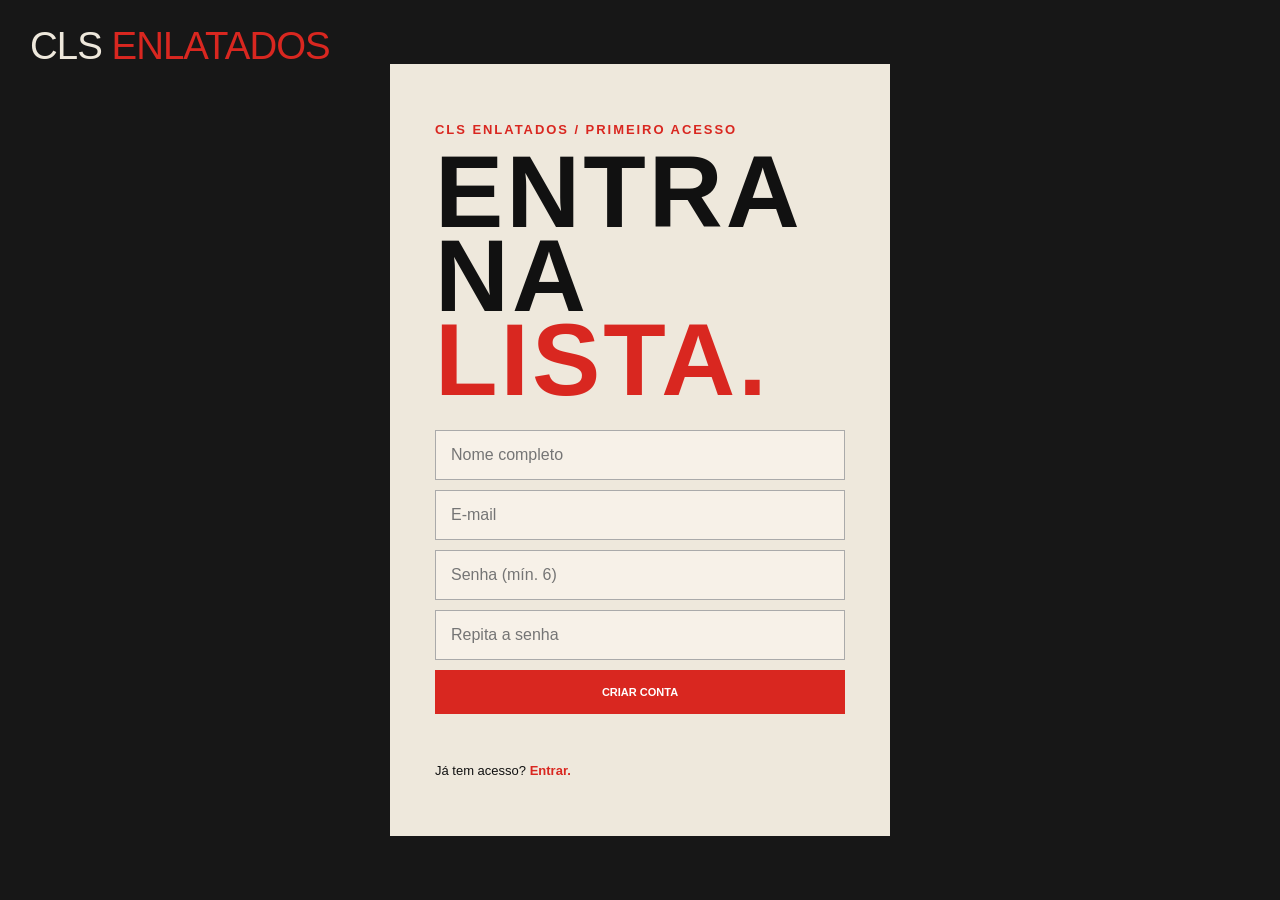
<file: frontend/cadastro.html>
<!doctype html>
<!-- DOCUMENTAÇÃO: Esta página define a estrutura HTML da tela. O CSS controla a aparência e o JavaScript controla as interações. -->
<!-- CADASTRO.HTML — Estrutura da tela. O CSS define a aparência e o JavaScript adiciona interações e comunicação com a API. -->
<html lang="pt-BR">

<head>
    <meta charset="utf-8">
    <meta name="viewport" content="width=device-width,initial-scale=1">
    <title>Criar conta — CLS Enlatados</title>
    <link rel="stylesheet" href="/src/style.css">
</head>

<body>
    <main class="auth-page"><a class="logo" href="/">CLS <span>ENLATADOS</span></a>
        <div class="auth-card">
            <p class="kicker">CLS ENLATADOS / PRIMEIRO ACESSO</p>
            <h1>ENTRA NA<br><em>LISTA.</em></h1>
            <form class="form" data-register-form><input name="nome" placeholder="Nome completo" required><input
                    name="email" type="email" placeholder="E-mail" required><input name="senha" type="password"
                    placeholder="Senha (mín. 6)" minlength="6" required><input name="confirmacao" type="password"
                    placeholder="Repita a senha" minlength="6" required><button class="button red">CRIAR CONTA</button>
                <p data-form-message></p>
            </form>
            <p>Já tem acesso? <a href="/login">Entrar.</a></p>
        </div>
    </main>
    <script src="/src/script.js"></script>
</body>

</html>
</file>
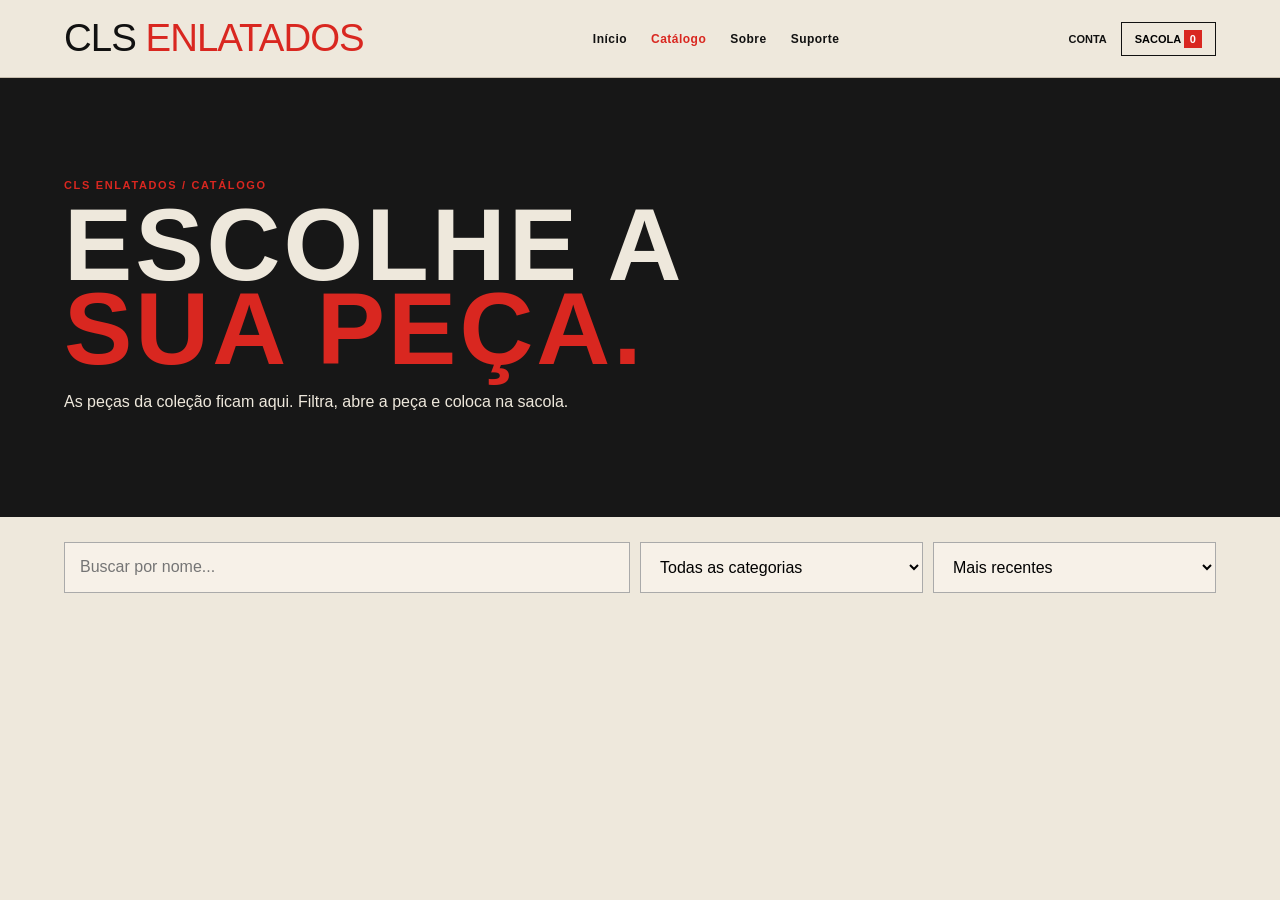
<file: frontend/catalogo.html>
<!doctype html>
<!-- DOCUMENTAÇÃO: Esta página define a estrutura HTML da tela. O CSS controla a aparência e o JavaScript controla as interações. -->
<!-- CATALOGO.HTML — Estrutura da tela. O CSS define a aparência e o JavaScript adiciona interações e comunicação com a API. -->
<html lang="pt-BR">

<head>
    <meta charset="utf-8">
    <meta name="viewport" content="width=device-width,initial-scale=1">
    <title>Catálogo — CLS Enlatados</title>
    <link rel="stylesheet" href="/src/style.css">
</head>

<body>
    <header class="header"><a class="logo" href="/">CLS <span>ENLATADOS</span></a>
        <nav><a href="/">Início</a><a class="active" href="/catalogo">Catálogo</a><a href="/sobre">Sobre</a><a
                href="/suporte">Suporte</a></nav>
        <div class="header-actions"><a href="/conta">CONTA</a><button class="cart-trigger" data-cart-open>SACOLA <b
                    data-cart-count>0</b></button><button class="menu" data-menu>☰</button></div>
    </header>
    <main>
        <section class="page-head">
            <p class="kicker">CLS ENLATADOS / CATÁLOGO</p>
            <h1>ESCOLHE A<br><em>SUA PEÇA.</em></h1>
            <p>As peças da coleção ficam aqui. Filtra, abre a peça e coloca na sacola.</p>
        </section>
        <section class="catalog-controls"><input data-search placeholder="Buscar por nome..."><select data-category>
                <option value="">Todas as categorias</option>
            </select><select data-order>
                <option value="recentes">Mais recentes</option>
                <option value="menor">Menor preço</option>
                <option value="maior">Maior preço</option>
                <option value="nome">Nome</option>
            </select></section>
        <section class="section compact">
            <div class="products" data-catalog></div>
        </section>
    </main>
    <script src="/src/script.js"></script>
</body>

</html>
</file>
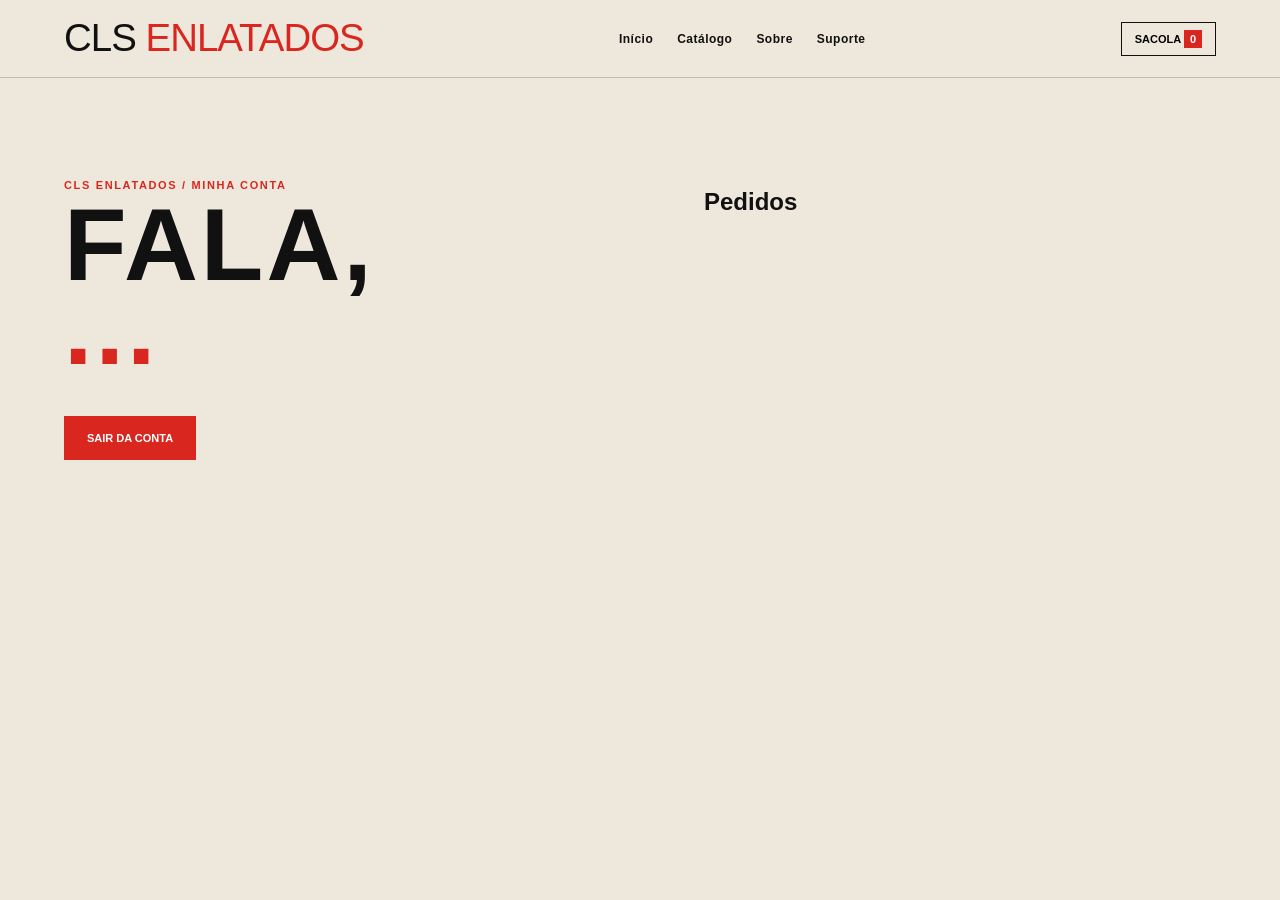
<file: frontend/conta.html>
<!doctype html><!-- DOCUMENTAÇÃO: Página da conta. Exibe informações e ações relacionadas ao usuário autenticado. -->
<html lang="pt-BR">

<head>
    <meta charset="utf-8">
    <meta name="viewport" content="width=device-width,initial-scale=1">
    <title>Minha conta — CLS Enlatados</title>
    <link rel="stylesheet" href="/src/style.css">
</head>

<body>
    <header class="header"><a class="logo" href="/">CLS <span>ENLATADOS</span></a>
        <nav><a href="/">Início</a><a href="/catalogo">Catálogo</a><a href="/sobre">Sobre</a><a
                href="/suporte">Suporte</a></nav>
        <div class="header-actions"><button class="cart-trigger" data-cart-open>SACOLA <b
                    data-cart-count>0</b></button><button class="menu" data-menu>☰</button></div>
    </header>
    <main>
        <section class="account-page">
            <div>
                <p class="kicker">CLS ENLATADOS / MINHA CONTA</p>
                <h1>FALA,<br><em data-user-name>...</em></h1>
                <p data-user-email></p><button class="button red" data-logout>SAIR DA CONTA</button>
            </div>
            <div>
                <h2>Pedidos</h2>
                <div data-orders class="orders"></div>
            </div>
        </section>
    </main>
    <script src="/src/script.js"></script>
</body>

</html>
</file>
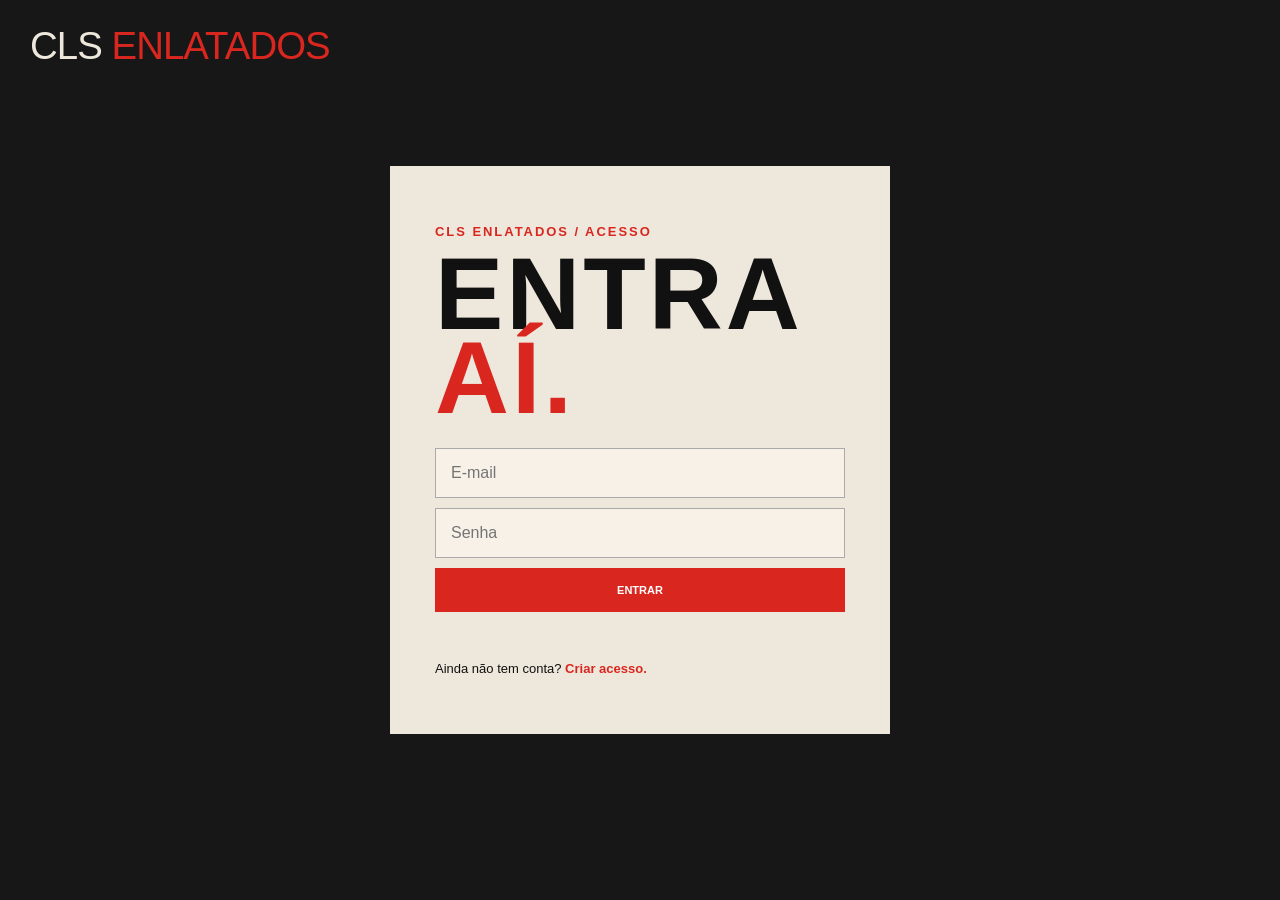
<file: frontend/login.html>
<!doctype html>
<!-- DOCUMENTAÇÃO: Esta página define a estrutura HTML da tela. O CSS controla a aparência e o JavaScript controla as interações. -->
<!-- LOGIN.HTML — Estrutura da tela. O CSS define a aparência e o JavaScript adiciona interações e comunicação com a API. -->
<html lang="pt-BR">

<head>
    <meta charset="utf-8">
    <meta name="viewport" content="width=device-width,initial-scale=1">
    <title>Entrar — CLS Enlatados</title>
    <link rel="stylesheet" href="/src/style.css">
</head>

<body>
    <main class="auth-page"><a class="logo" href="/">CLS <span>ENLATADOS</span></a>
        <div class="auth-card">
            <p class="kicker">CLS ENLATADOS / ACESSO</p>
            <h1>ENTRA<br><em>AÍ.</em></h1>
            <form class="form" data-login-form><input name="email" type="email" placeholder="E-mail" required><input
                    name="senha" type="password" placeholder="Senha" minlength="6" required><button
                    class="button red">ENTRAR</button>
                <p data-form-message></p>
            </form>
            <p>Ainda não tem conta? <a href="/cadastro">Criar acesso.</a></p>
        </div>
    </main>
    <script src="/src/script.js"></script>
</body>

</html>
</file>
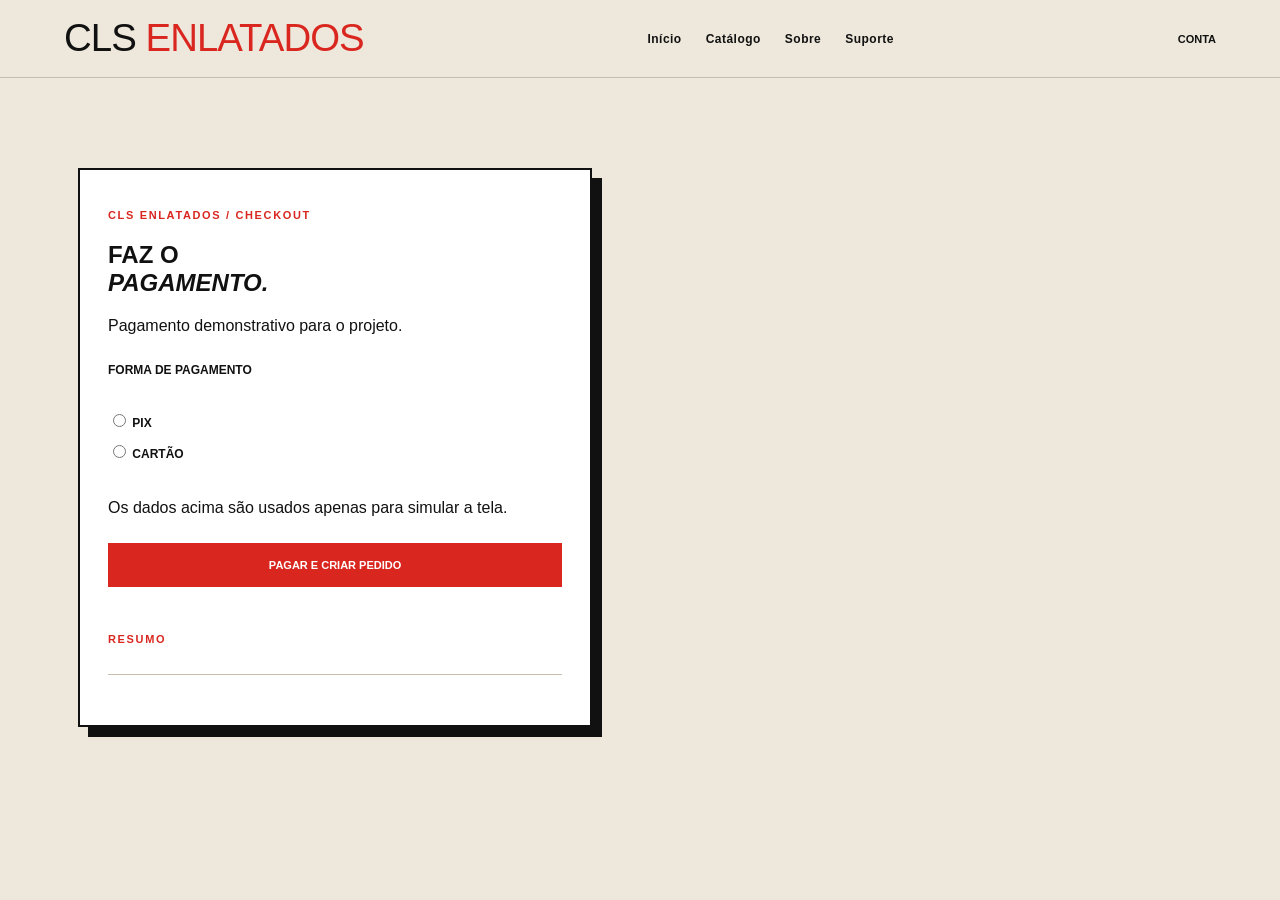
<file: frontend/pagamento.html>
<!doctype html>
<!-- DOCUMENTAÇÃO: Tela de pagamento fictício. Recebe a forma de pagamento e só depois solicita ao backend a criação do pedido. -->
<html lang="pt-BR">

<head>
  <meta charset="utf-8">
  <meta name="viewport" content="width=device-width,initial-scale=1">
  <title>Pagamento — CLS Enlatados</title>
  <link rel="stylesheet" href="/src/style.css">
</head>

<body>
  <header class="header">
    <a class="logo" href="/">CLS <span>ENLATADOS</span></a>
    <nav><a href="/">Início</a><a href="/catalogo">Catálogo</a><a href="/sobre">Sobre</a><a href="/suporte">Suporte</a>
    </nav>
    <div class="header-actions"><a href="/conta">CONTA</a><button class="menu" data-menu>☰</button></div>
  </header>

  <main class="payment-page" data-payment-page>
    <section class="payment-card">
      <div>
        <p class="kicker">CLS ENLATADOS / CHECKOUT</p>
        <h1>FAZ O<br><em>PAGAMENTO.</em></h1>
        <p class="payment-note">Pagamento demonstrativo para o projeto.</p>

        <form class="form payment-form" data-payment-form>
          <label>Forma de pagamento</label>
          <div class="payment-methods">
            <label><input type="radio" name="metodo" value="pix"> PIX</label>
            <label><input type="radio" name="metodo" value="cartao"> Cartão</label>
          </div>

          <div data-card-fields hidden>
            <input name="numero" inputmode="numeric" placeholder="Número do cartão (fictício)" maxlength="19">
            <div class="form-row">
              <input name="validade" placeholder="Validade" maxlength="5">
              <input name="cvv" inputmode="numeric" placeholder="CVV" maxlength="4">
            </div>
            <input name="titular" placeholder="Nome do titular">
          </div>

          <p class="payment-demo">Os dados acima são usados apenas para simular a tela.</p>
          <button class="button red" type="submit">PAGAR E CRIAR PEDIDO</button>
          <p class="form-message" data-form-message></p>
        </form>
      </div>

      <aside class="payment-summary">
        <p class="kicker">RESUMO</p>
        <div data-payment-summary></div>
      </aside>
    </section>
  </main>

  <script src="/src/script.js"></script>
</body>

</html>
</file>
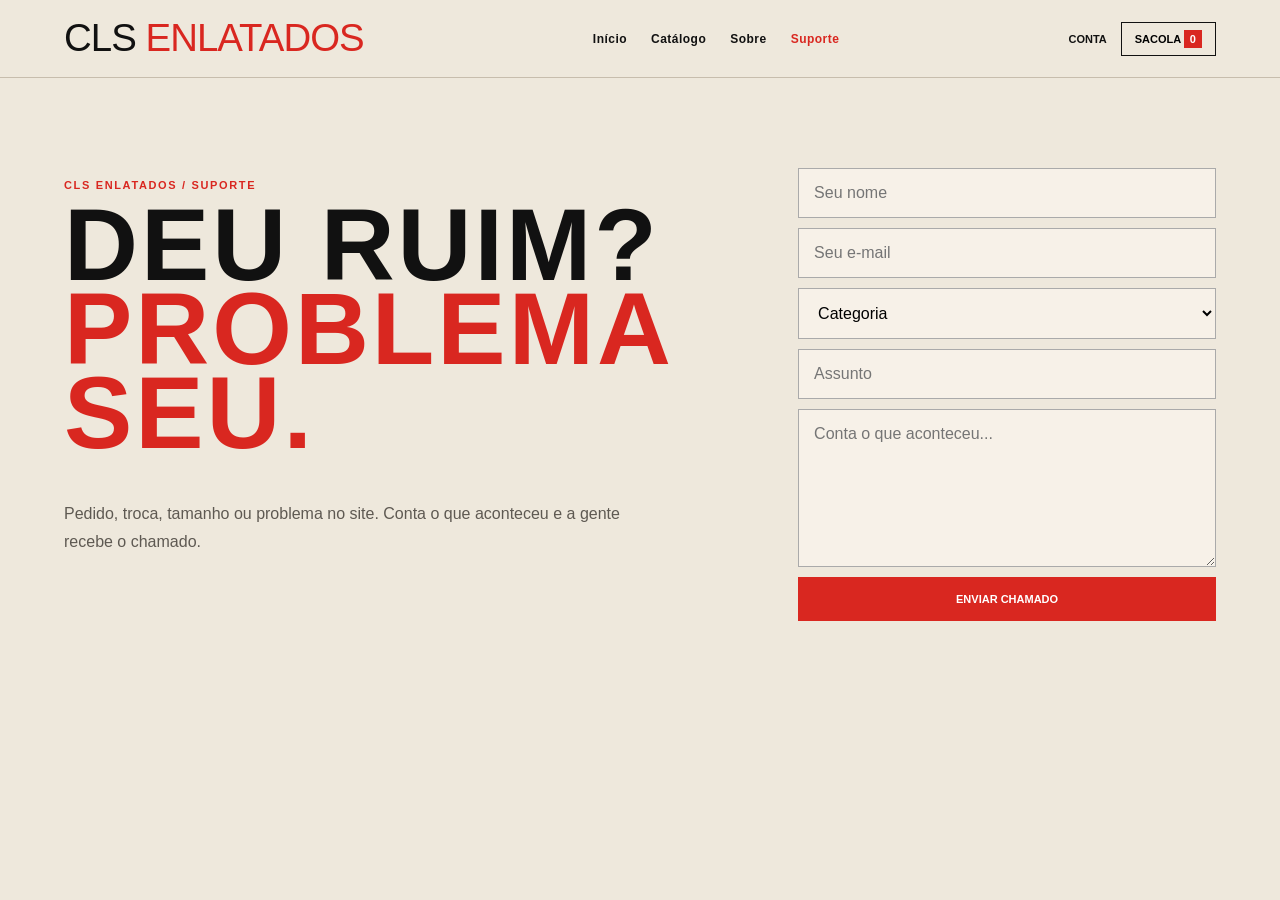
<file: frontend/suporte.html>
<!doctype html>
<!-- DOCUMENTAÇÃO: Esta página define a estrutura HTML da tela. O CSS controla a aparência e o JavaScript controla as interações. -->
<!-- SUPORTE.HTML — Estrutura da tela. O CSS define a aparência e o JavaScript adiciona interações e comunicação com a API. -->
<html lang="pt-BR">

<head>
    <meta charset="utf-8">
    <meta name="viewport" content="width=device-width,initial-scale=1">
    <title>Suporte — CLS Enlatados</title>
    <link rel="stylesheet" href="/src/style.css">
</head>

<body>
    <header class="header"><a class="logo" href="/">CLS <span>ENLATADOS</span></a>
        <nav><a href="/">Início</a><a href="/catalogo">Catálogo</a><a href="/sobre">Sobre</a><a class="active"
                href="/suporte">Suporte</a></nav>
        <div class="header-actions"><a href="/conta">CONTA</a><button class="cart-trigger" data-cart-open>SACOLA <b
                    data-cart-count>0</b></button><button class="menu" data-menu>☰</button></div>
    </header>
    <main>
        <section class="support">
            <div>
                <p class="kicker">CLS ENLATADOS / SUPORTE</p>
                <h1>DEU RUIM?<br><em>PROBLEMA SEU.</em></h1>
                <p>Pedido, troca, tamanho ou problema no site. Conta o que aconteceu e a gente recebe o chamado.</p>
            </div>
            <form class="form" data-support-form><input name="nome" placeholder="Seu nome" required><input name="email"
                    type="email" placeholder="Seu e-mail" required><select name="categoria" required>
                    <option value="">Categoria</option>
                    <option>Pedido</option>
                    <option>Troca</option>
                    <option>Tamanho</option>
                    <option>Site</option>
                    <option>Outro</option>
                </select><input name="assunto" placeholder="Assunto" required><textarea name="mensagem" rows="7"
                    placeholder="Conta o que aconteceu..." required></textarea><button class="button red">ENVIAR
                    CHAMADO</button>
                <p class="form-message" data-form-message></p>
            </form>
        </section>
    </main>
    <script src="/src/script.js"></script>
</body>

</html>
</file>
<file: src/style.css>
/* DOCUMENTAÇÃO: Este arquivo controla a aparência, layout, componentes e responsividade do site CLS Enlatados. */
/* FOLHA DE ESTILOS DA CLS ENLATADOS
 * Define cores, tipografia, layout, componentes e responsividade do site.
 */
:root {
  --b: #111;
  --c: #eee8dc;
  --r: #d92720;
  --g: #746f66;
  --line: #c7bdad;
}

* {
  box-sizing: border-box
}

html {
  scroll-behavior: smooth
}

body {
  margin: 0;
  background: var(--c);
  color: var(--b);
  font-family: Inter, "Segoe UI", Arial, sans-serif
}

a {
  text-decoration: none;
  color: inherit
}

button,
input,
select,
textarea {
  font: inherit
}

.logo {
  font-family: Impact, Haettenschweiler, "Arial Narrow Bold", sans-serif;
  font-size: clamp(27px, 3vw, 39px);
  line-height: .85;
  letter-spacing: -.025em;
  white-space: nowrap
}

.logo span {
  color: var(--r)
}

/* Cabeçalho, navegação e ações da loja. */
/* Cabeçalho e navegação principal do site. */
.header {
  min-height: 78px;
  padding: 0 5vw;
  display: flex;
  align-items: center;
  gap: 35px;
  border-bottom: 1px solid var(--line);
  position: sticky;
  top: 0;
  background: var(--c);
  z-index: 20
}

.header nav {
  display: flex;
  gap: 24px;
  margin: auto;
  font-size: 12px;
  font-weight: 900;
  letter-spacing: .04em
}

.header nav .active,
.header nav a:hover {
  color: var(--r)
}

.header-actions {
  display: flex;
  gap: 14px;
  align-items: center;
  font-size: 11px;
  font-weight: 900
}

.cart-trigger {
  padding: 10px 13px;
  background: none;
  border: 1px solid var(--b);
  cursor: pointer
}

.cart-trigger b {
  background: var(--r);
  color: #fff;
  padding: 3px 6px
}

.menu {
  display: none;
  border: 0;
  background: none;
  font-size: 22px
}

.home-page .header {
  position: absolute;
  left: 0;
  right: 0;
  top: 0;
  background: linear-gradient(to bottom, rgba(0, 0, 0, .82), rgba(0, 0, 0, 0));
  border-bottom: 1px solid rgba(255, 255, 255, .18);
  color: #fff
}

.home-page .header nav .active,
.home-page .header nav a:hover {
  color: #fff
}

.home-page .header .cart-trigger {
  border-color: rgba(255, 255, 255, .65);
  color: #fff
}

.home-page .header .logo span {
  color: #ff4339
}

.kicker {
  color: var(--r);
  font-size: 11px;
  font-weight: 900;
  letter-spacing: .15em
}

/* Área principal da home e base do carrossel. */
/* Área principal da página inicial e carrossel. */
/* Área principal de destaque e apresentação da marca. */
.hero {
  min-height: 100svh;
  width: 100%;
  position: relative;
  overflow: hidden;
  background: #111;
  color: #fff
}

.hero-slide {
  position: absolute;
  inset: 0;
  opacity: 0;
  visibility: hidden;
  transition: opacity .55s ease, visibility .55s ease
}

.hero-slide.active {
  opacity: 1;
  visibility: visible
}

.hero-slide::after {
  content: "";
  position: absolute;
  inset: 0;
  background: linear-gradient(90deg, rgba(0, 0, 0, .8) 0%, rgba(0, 0, 0, .35) 42%, rgba(0, 0, 0, .05) 75%), linear-gradient(0deg, rgba(0, 0, 0, .58), transparent 45%)
}

.hero-slide img {
  width: 100%;
  height: 100%;
  display: block;
  object-fit: cover;
  object-position: center
}

.hero-overlay {
  position: absolute;
  z-index: 2;
  left: 5vw;
  bottom: 9vh;
  max-width: 760px
}

.hero-overlay h1,
.page-head h1,
.story h1,
.support h1,
.auth-card h1,
.account-page h1,
.detail-copy h1 {
  font-family: Impact, Haettenschweiler, "Arial Narrow Bold", sans-serif;
  font-weight: 900;
  letter-spacing: 3px;
  line-height: .82;
  text-transform: uppercase
}

.hero-overlay h1 {
  font-size: clamp(64px, 9vw, 140px);
  margin: 12px 0 24px
}

.hero-overlay h1 em,
.page-head em,
.story em,
.support em,
.auth-card em,
.account-page em {
  color: var(--r);
  font-style: normal
}

.hero-overlay>p:not(.kicker) {
  max-width: 550px;
  line-height: 1.65;
  color: #e2ddd4;
  margin: 0
}

.actions {
  display: flex;
  gap: 10px;
  margin-top: 27px
}

.button {
  display: inline-block;
  padding: 15px 22px;
  border: 1px solid var(--b);
  background: none;
  font-weight: 900;
  font-size: 11px;
  cursor: pointer
}

.button.red {
  background: var(--r);
  border-color: var(--r);
  color: #fff
}

.button.ghost {
  color: #fff;
  border-color: rgba(255, 255, 255, .65)
}

.hero-ui {
  position: absolute;
  z-index: 3;
  right: 5vw;
  bottom: 7vh;
  display: flex;
  align-items: center;
  gap: 10px
}

.slider {
  border: 1px solid rgba(255, 255, 255, .7);
  color: #fff;
  padding: 10px 15px;
  background: rgba(0, 0, 0, .35);
  cursor: pointer
}

.dots {
  display: flex;
  gap: 4px;
  margin-left: 6px
}

.dots button {
  width: 8px;
  height: 8px;
  border: 1px solid #fff;
  background: transparent;
  border-radius: 50%;
  padding: 0;
  cursor: pointer
}

.dots button.active {
  background: var(--r);
  border-color: var(--r)
}

.marquee {
  padding: 15px;
  background: var(--r);
  color: #fff;
  font: 700 30px Impact, Haettenschweiler, "Arial Narrow Bold", sans-serif;
  letter-spacing: .02em;
  white-space: nowrap;
  overflow: hidden
}

.section,
.page-head,
.story,
.support,
.account-page {
  padding: 90px 5vw
}

.section-top {
  display: flex;
  justify-content: space-between;
  align-items: end;
  margin-bottom: 30px
}

.section-top h2,
.campaign h2 {
  font: 900 55px/.9 Impact, Haettenschweiler, "Arial Narrow Bold", sans-serif;
  letter-spacing: -.02em;
  text-transform: uppercase;
  margin: 8px 0
}

/* Grade reutilizada para os cards de produtos. */
/* Grade utilizada para exibir os produtos. */
/* Layout dos cards e da grade de produtos. */
.products {
  display: grid;
  grid-template-columns: repeat(4, 1fr);
  gap: 16px
}

.product-card {
  background: #f4eee4;
  border: 1px solid var(--line);
  overflow: hidden
}

.product-image {
  aspect-ratio: 4/4.8;
  overflow: hidden;
  background: #ddd
}

.product-image img {
  width: 100%;
  height: 100%;
  object-fit: cover;
  transition: .3s
}

.product-card:hover img {
  transform: scale(1.03)
}

.product-meta {
  padding: 15px
}

.product-meta span {
  font-size: 10px;
  color: var(--g);
  font-weight: 800;
  text-transform: uppercase
}

.product-meta h3 {
  font-size: 17px;
  margin: 7px 0
}

.product-meta strong {
  font-size: 14px
}

.add {
  width: 100%;
  border: 0;
  border-top: 1px solid var(--line);
  background: #111;
  color: #fff;
  padding: 13px;
  font-size: 11px;
  font-weight: 900;
  cursor: pointer
}

/* Bloco institucional da página inicial. */
.campaign {
  padding: 90px 5vw;
  background: #111;
  color: var(--c);
  display: grid;
  grid-template-columns: 1.1fr .9fr;
  gap: 8vw
}

.campaign h2 {
  font-size: 72px
}

.campaign p {
  max-width: 560px;
  line-height: 1.75;
  color: #bcb5aa
}

.campaign em {
  font-style: normal;
  color: var(--r)
}

.page-head {
  background: #171717;
  color: var(--c)
}

.page-head h1 {
  font-size: clamp(70px, 8vw, 120px);
  margin: 12px 0 22px
}

/* Busca, filtro de categoria e ordenação. */
/* Controles de busca, categoria e ordenação. */
/* Controles de busca, categoria e ordenação do catálogo. */
.catalog-controls {
  padding: 25px 5vw;
  display: grid;
  grid-template-columns: 2fr 1fr 1fr;
  gap: 10px
}

.catalog-controls input,
.catalog-controls select,
.form input,
.form select,
.form textarea {
  padding: 15px;
  border: 1px solid #aaa;
  background: #f7f1e8
}

/* Layout da página individual do produto. */
/* Estrutura visual da página de detalhes do produto. */
.product-detail {
  padding: 80px 8vw;
  display: grid;
  grid-template-columns: 1fr 1fr;
  gap: 8vw;
  align-items: center;
  min-height: 700px
}

.detail-image img {
  width: 100%;
  max-height: 720px;
  object-fit: contain;
  display: block
}

.detail-copy h1 {
  font-size: clamp(64px, 7vw, 105px);
  margin: 12px 0 22px
}

.detail-price {
  font-size: 25px
}

.detail-copy>p {
  line-height: 1.8;
  color: #5e5952
}

/* Seção principal da página Sobre. */
.story {
  background: #171717;
  color: var(--c)
}

.story h1,
.support h1,
.account-page h1 {
  font-size: clamp(68px, 8vw, 120px);
  margin: 12px 0 45px
}

.story-grid {
  display: grid;
  grid-template-columns: repeat(3, 1fr);
  gap: 35px
}

.story-grid p {
  line-height: 1.8;
  color: #c0b9ac
}

.support,
.account-page {
  display: grid;
  grid-template-columns: 1fr 1fr;
  gap: 10vw
}

.support>div>p:not(.kicker) {
  line-height: 1.75;
  color: #5e5952
}

.form {
  display: grid;
  gap: 10px
}

.form-message {
  font-size: 13px;
  font-weight: 800
}

/* Tela de login/cadastro. */
/* Layout das telas de login e cadastro. */
/* Estilos das telas de login e cadastro. */
.auth-page {
  min-height: 100vh;
  background: #171717;
  color: var(--c);
  display: grid;
  place-items: center;
  padding: 30px
}

.auth-page>.logo {
  position: absolute;
  top: 30px;
  left: 30px
}

.auth-card {
  width: min(500px, 100%);
  background: var(--c);
  color: #111;
  padding: 45px
}

.auth-card h1 {
  font-size: clamp(64px, 8vw, 105px);
  margin: 12px 0 28px
}

.auth-card p {
  font-size: 13px
}

.auth-card a {
  color: var(--r);
  font-weight: 800
}

.orders {
  display: grid;
  gap: 8px
}

.order {
  display: grid;
  grid-template-columns: 1fr 1fr 1fr;
  padding: 18px;
  border: 1px solid #bbb;
  background: #f5efe5
}

.order span {
  text-align: center
}

.order strong {
  text-align: right
}

/* Painel lateral da sacola. */
/* Painel lateral da sacola de compras. */
.cart-panel {
  position: fixed;
  right: 0;
  top: 0;
  width: min(440px, 100%);
  height: 100vh;
  background: var(--c);
  z-index: 50;
  padding: 35px;
  box-shadow: -10px 0 30px #0002;
  overflow: auto
}

.cart-panel .close {
  float: right;
  border: 0;
  background: none;
  font-size: 30px;
  cursor: pointer
}

.cart-panel h2 {
  font: 900 55px/.9 Impact, Haettenschweiler, "Arial Narrow Bold", sans-serif
}

.cart-line {
  display: grid;
  grid-template-columns: 70px 1fr;
  gap: 12px;
  padding: 14px 0;
  border-bottom: 1px solid #bbb
}

.cart-line img {
  width: 70px;
  height: 84px;
  object-fit: cover
}

.cart-line span {
  display: block;
  font-size: 12px;
  color: #666
}

.cart-line button {
  border: 0;
  background: none;
  color: var(--r);
  font-size: 10px;
  padding: 7px 0
}

.cart-total {
  display: block;
  font-size: 22px;
  margin: 25px 0
}

.full {
  width: 100%
}

.toast {
  position: fixed;
  bottom: 25px;
  left: 50%;
  transform: translate(-50%, 20px);
  opacity: 0;
  background: #111;
  color: #fff;
  padding: 14px 20px;
  z-index: 100;
  font-size: 12px;
  font-weight: 800;
  transition: .2s
}

.toast.show {
  opacity: 1;
  transform: translate(-50%, 0)
}

/* Responsividade para telas menores. */
/* Ajustes de responsividade para telas menores. */
@media(max-width:850px) {
  .header {
    min-height: 72px
  }

  .header nav {
    display: none;
    position: absolute;
    top: 72px;
    left: 0;
    right: 0;
    padding: 20px 5vw;
    background: var(--c);
    color: #111;
    flex-direction: column
  }

  .header nav.open {
    display: flex
  }

  .menu {
    display: block
  }

  .home-page .menu {
    color: #fff
  }

  .hero-overlay {
    left: 5vw;
    right: 5vw;
    bottom: 11vh
  }

  .hero-overlay h1 {
    font-size: clamp(58px, 15vw, 92px)
  }

  .hero-ui {
    right: 5vw;
    bottom: 4vh
  }

  .products {
    grid-template-columns: repeat(2, 1fr)
  }

  .campaign,
  .support,
  .account-page,
  .product-detail {
    grid-template-columns: 1fr
  }

  .story-grid {
    grid-template-columns: 1fr
  }

  /* Rodapé e seus links. */
/* Rodapé do site. */
/* Rodapé e informações finais do site. */
.footer {
    flex-direction: column
  }

  .product-detail {
    padding: 60px 5vw
  }

  .catalog-controls {
    grid-template-columns: 1fr
  }
}

@media(max-width:500px) {
  .logo {
    font-size: 27px
  }

  .header-actions>a {
    display: none
  }

  .hero-overlay h1 {
    font-size: 56px
  }

  .hero-overlay>p:not(.kicker) {
    font-size: 14px
  }

  .section,
  .page-head,
  .story,
  .support,
  .account-page {
    padding: 60px 5vw
  }

  .campaign {
    padding: 65px 5vw
  }

  .campaign h2,
  .section-top h2 {
    font-size: 45px
  }

  .products {
    grid-template-columns: 1fr
  }

  .section-top {
    display: block
  }

  .section-top>a {
    display: inline-block;
    margin-top: 12px
  }
}

.footer {
  padding: 50px 5vw;
  background: #111;
  color: var(--c);
  display: flex;
  justify-content: space-between
}

.footer-links {
  display: flex;
  gap: 20px;
  font-size: 12px;
  font-weight: 800
}

.footer .logo {
  display: inline-block
}

/* Área de participantes do projeto. */
.about-section {
  padding: 5rem 2rem;
  max-width: 1400px;
  margin: 0 auto;
}

.about-title {
  text-align: center;
  font-size: 3.5rem;
  margin-bottom: 3rem;
  color: #eee8e8;
  font-family: Impact, Haettenschweiler, "Arial Narrow Bold", sans-serif;
  letter-spacing: 5px;
  text-shadow: 0 0 20px rgba(0, 0, 0, 0.8);
}

.about-intro {
  text-align: center;
  max-width: 900px;
  margin: 0 auto 5rem;
  color: #aaa;
  font-size: 1.2rem;
  line-height: 2;
}

.founders-grid {
  display: grid;
  grid-template-columns: repeat(auto-fit, minmax(320px, 1fr));
  gap: 3rem;
  margin-top: 3rem;
}

.founder-card {
  background: linear-gradient(145deg, #1a1a1a, #0f0f0f);
  border: 2px solid #2a2a2a;
  padding: 2.5rem;
  transition: all 0.4s ease;
  display: flex;
  flex-direction: column;
  align-items: center;
  text-align: center;
}

.founder-card:hover {
  border-color: #ff0033;
  transform: translateY(-15px);
  box-shadow: 0 25px 50px rgba(255, 0, 51, 0.4);
}

.founder-image {
  width: 220px;
  height: 220px;
  border-radius: 50%;
  border: 5px solid #ff0033;
  margin-bottom: 2rem;
  object-fit: cover;
  transition: all 0.4s ease;
  box-shadow: 0 10px 30px rgba(255, 0, 51, 0.3);
}

.founder-card:hover .founder-image {
  transform: scale(1.1) rotate(5deg);
  box-shadow: 0 15px 40px rgba(255, 0, 51, 0.6);
}

.founder-name {
  font-size: 1.7rem;
  color: #ff0033;
  font-weight: bold;
  margin-bottom: 0.8rem;
  font-family: 'Metal Mania', cursive;
}

.founder-role {
  color: #666;
  text-transform: uppercase;
  letter-spacing: 2px;
  font-size: 0.9rem;
  margin-bottom: 1.5rem;
}

.founder-bio {
  color: #999;
  line-height: 1.8;
  text-align: left;
  font-size: 1rem;
}

.founder-social {
  margin-top: 2rem;
  display: flex;
  gap: 1.5rem;
}

.founder-social a {
  color: #666;
  font-size: 1.5rem;
  transition: all 0.3s;
}

.founder-social a:hover {
  color: #ff0033;
  transform: scale(1.3) rotate(10deg);
}

/* Estilos do checkout demonstrativo e confirmação do pedido. */
/* Checkout / pagamento demonstrativo */
.payment-page,.order-page{
  max-width:1180px;margin:0 auto;padding:90px 28px;min-height:calc(100vh - 82px)
}
.payment-page{display:grid;grid-template-columns:1fr 1.05fr;gap:70px;align-items:start}
.payment-copy h1,.order-page h1{font-size:clamp(56px,9vw,110px);line-height:.82;margin:12px 0 28px;letter-spacing:-.06em}
.payment-copy p:not(.kicker){max-width:520px;font-size:18px;line-height:1.6}
.text-link{display:inline-block;margin-top:22px;color:var(--b);font-weight:800;text-decoration:underline}
.payment-card{background:#fff;border:2px solid var(--b);box-shadow:10px 10px 0 var(--b);padding:28px}
.payment-summary{border-bottom:1px solid var(--line);padding-bottom:18px;margin-bottom:22px}
.payment-line,.payment-total{display:flex;justify-content:space-between;gap:20px;padding:10px 0}
.payment-total{border-top:2px solid var(--b);margin-top:8px;padding-top:16px;font-size:21px}
.payment-card fieldset{border:0;padding:0;margin:0 0 20px}
.payment-card legend{font-size:13px;font-weight:900;text-transform:uppercase;letter-spacing:.08em;margin-bottom:10px}
.payment-option{display:flex;align-items:center;gap:12px;border:1px solid var(--line);padding:14px;margin:8px 0;cursor:pointer}
.payment-option input{accent-color:var(--r)}
.payment-option span{display:flex;flex-direction:column;gap:3px}
.payment-option small{color:var(--g)}
.payment-card label:not(.payment-option){display:block;font-size:12px;font-weight:900;text-transform:uppercase;margin:12px 0}
.payment-card input:not([type=radio]){width:100%;margin-top:6px;border:1px solid var(--b);background:var(--c);padding:13px;font:inherit}
.form-row{display:grid;grid-template-columns:1fr 1fr;gap:14px}
.fake-payment-note{font-size:12px;line-height:1.4;border-left:4px solid var(--r);padding:8px 10px;background:var(--c)}
.payment-submit{width:100%;margin-top:8px}
.form-message{margin-top:12px;font-weight:800}
.order-page{max-width:900px}
.order-success{background:#fff;border:2px solid var(--b);padding:45px;box-shadow:12px 12px 0 var(--b)}
.order-success h1{margin-bottom:20px}
.order-success>p:not(.kicker){font-size:18px;line-height:1.5}
.order-summary{margin:30px 0;border-top:2px solid var(--b)}
.order-status{font-weight:900;text-transform:uppercase;letter-spacing:.08em;margin-top:18px}
.actions{display:flex;gap:12px;flex-wrap:wrap;margin-top:25px}
.empty-payment{text-align:center;padding:80px 20px}
@media(max-width:800px){
  .payment-page{grid-template-columns:1fr;gap:35px;padding-top:55px}
  .payment-card{box-shadow:6px 6px 0 var(--b)}
  .order-success{padding:28px}
}
</file>
